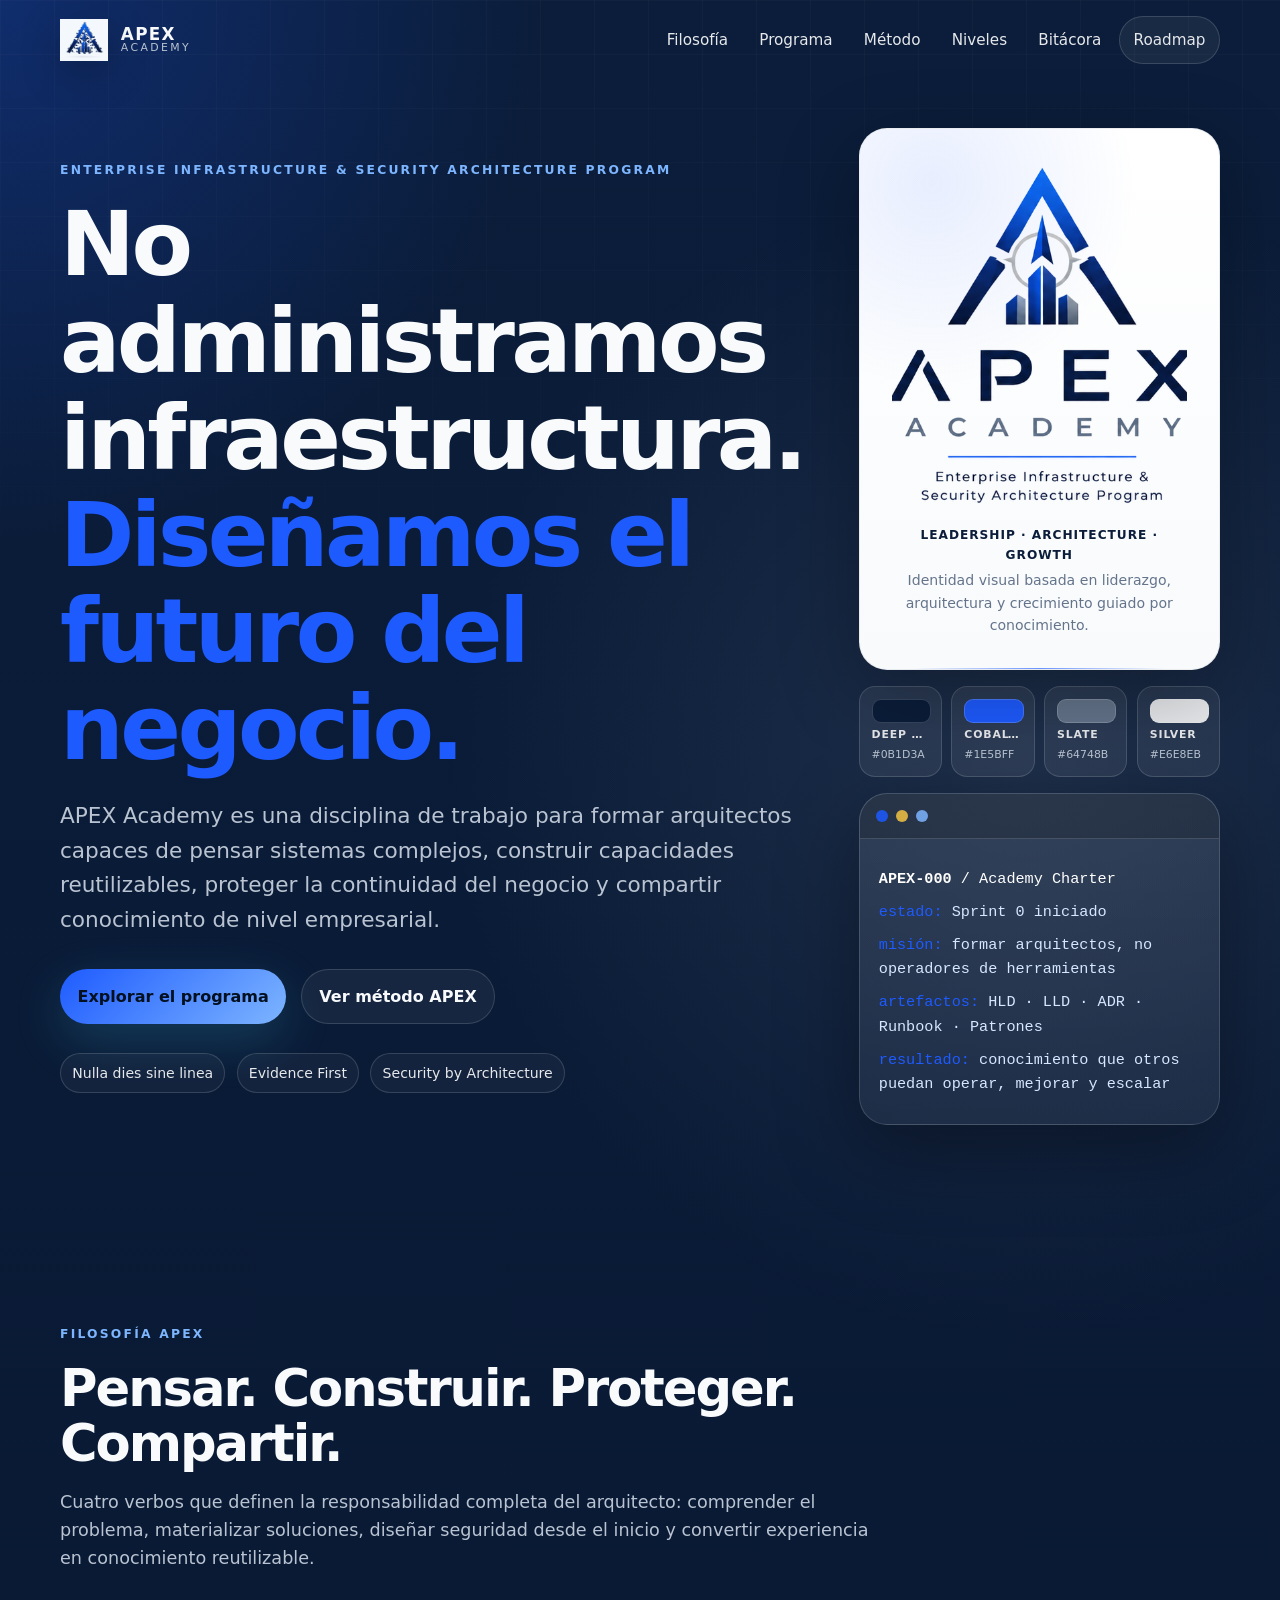
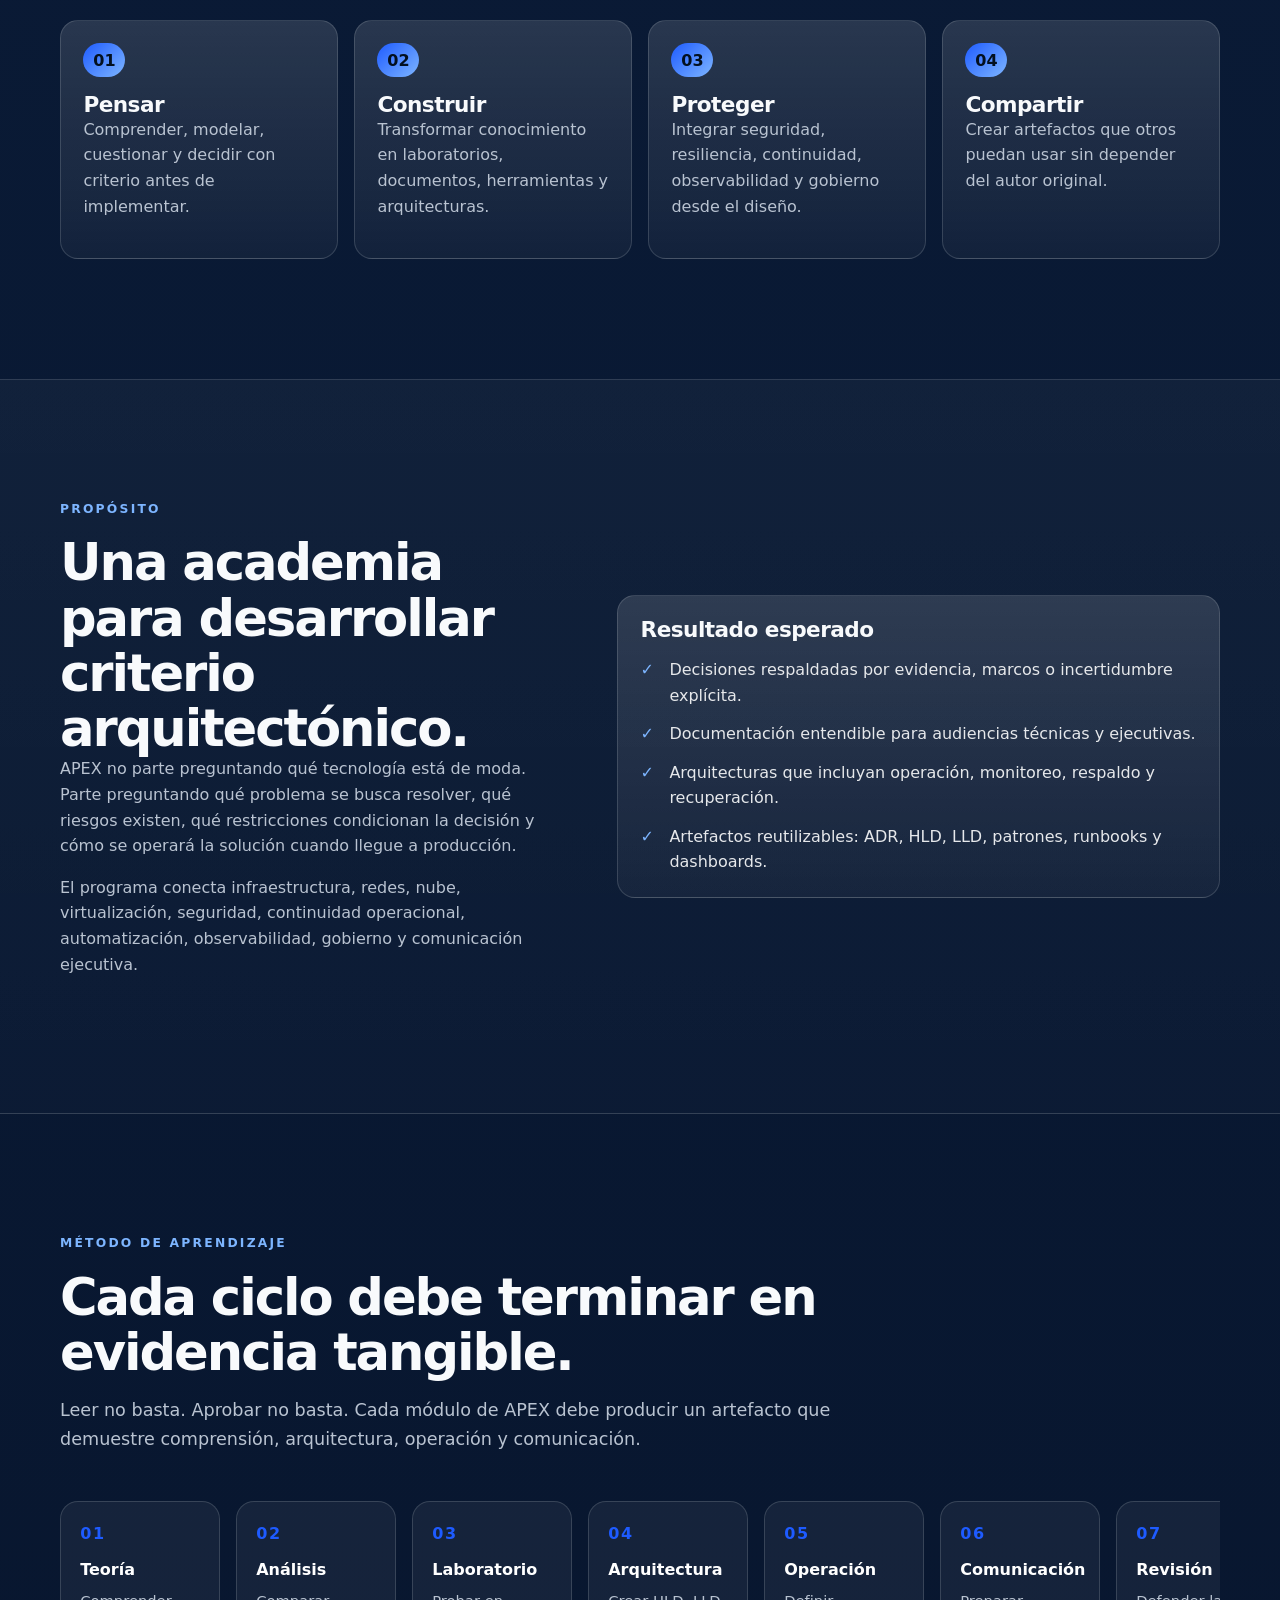
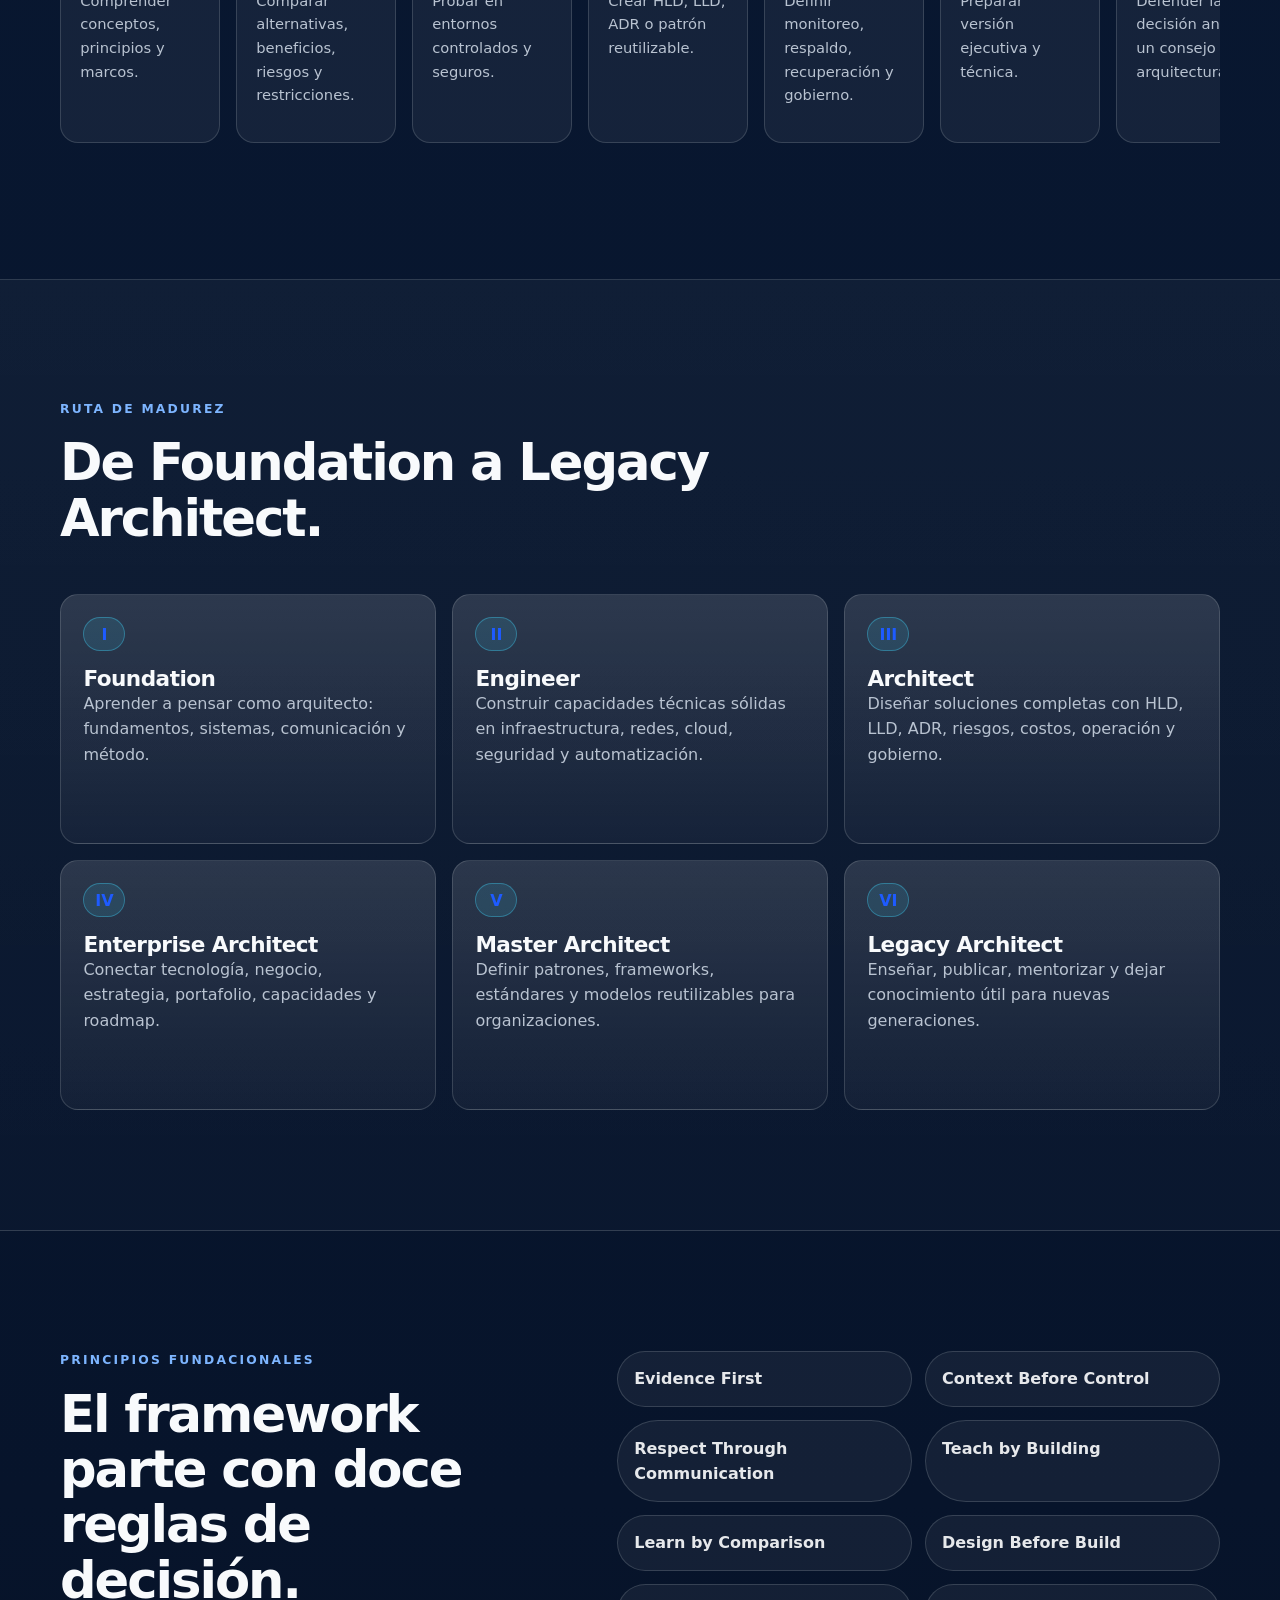
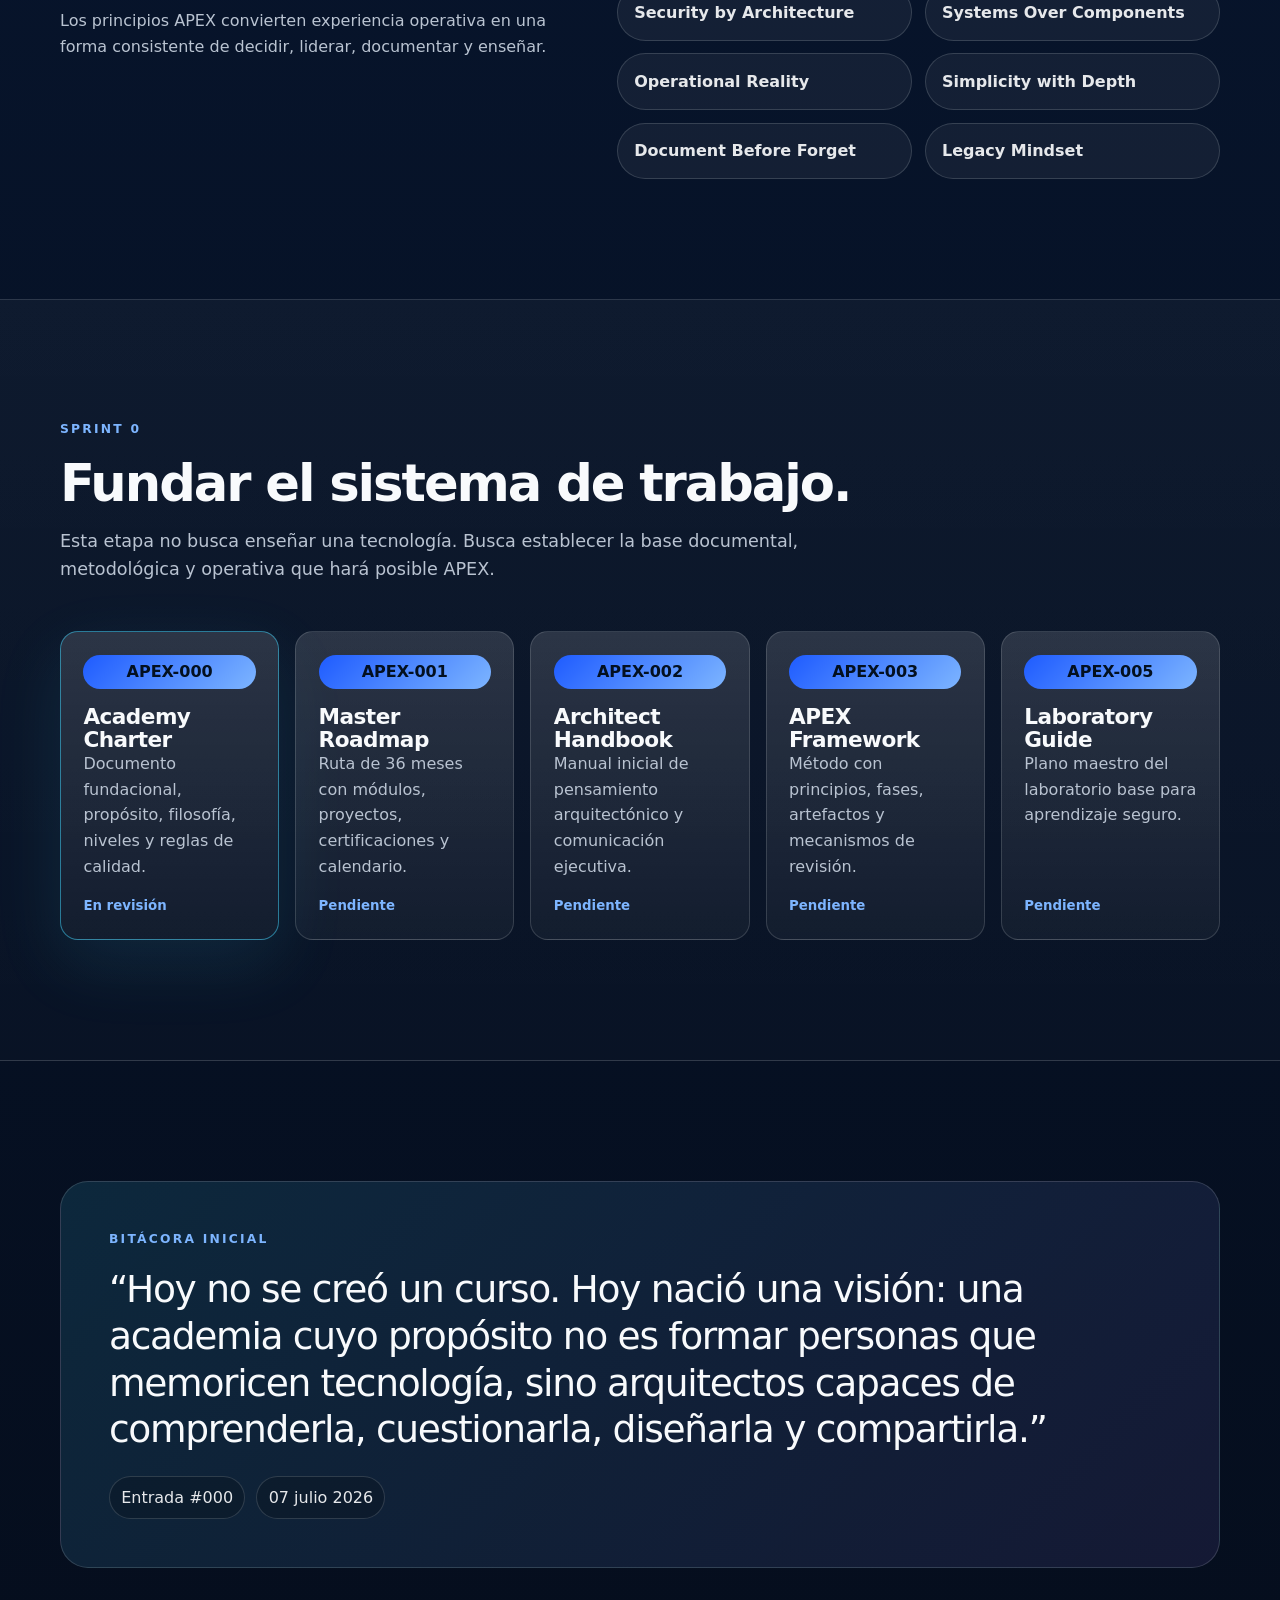
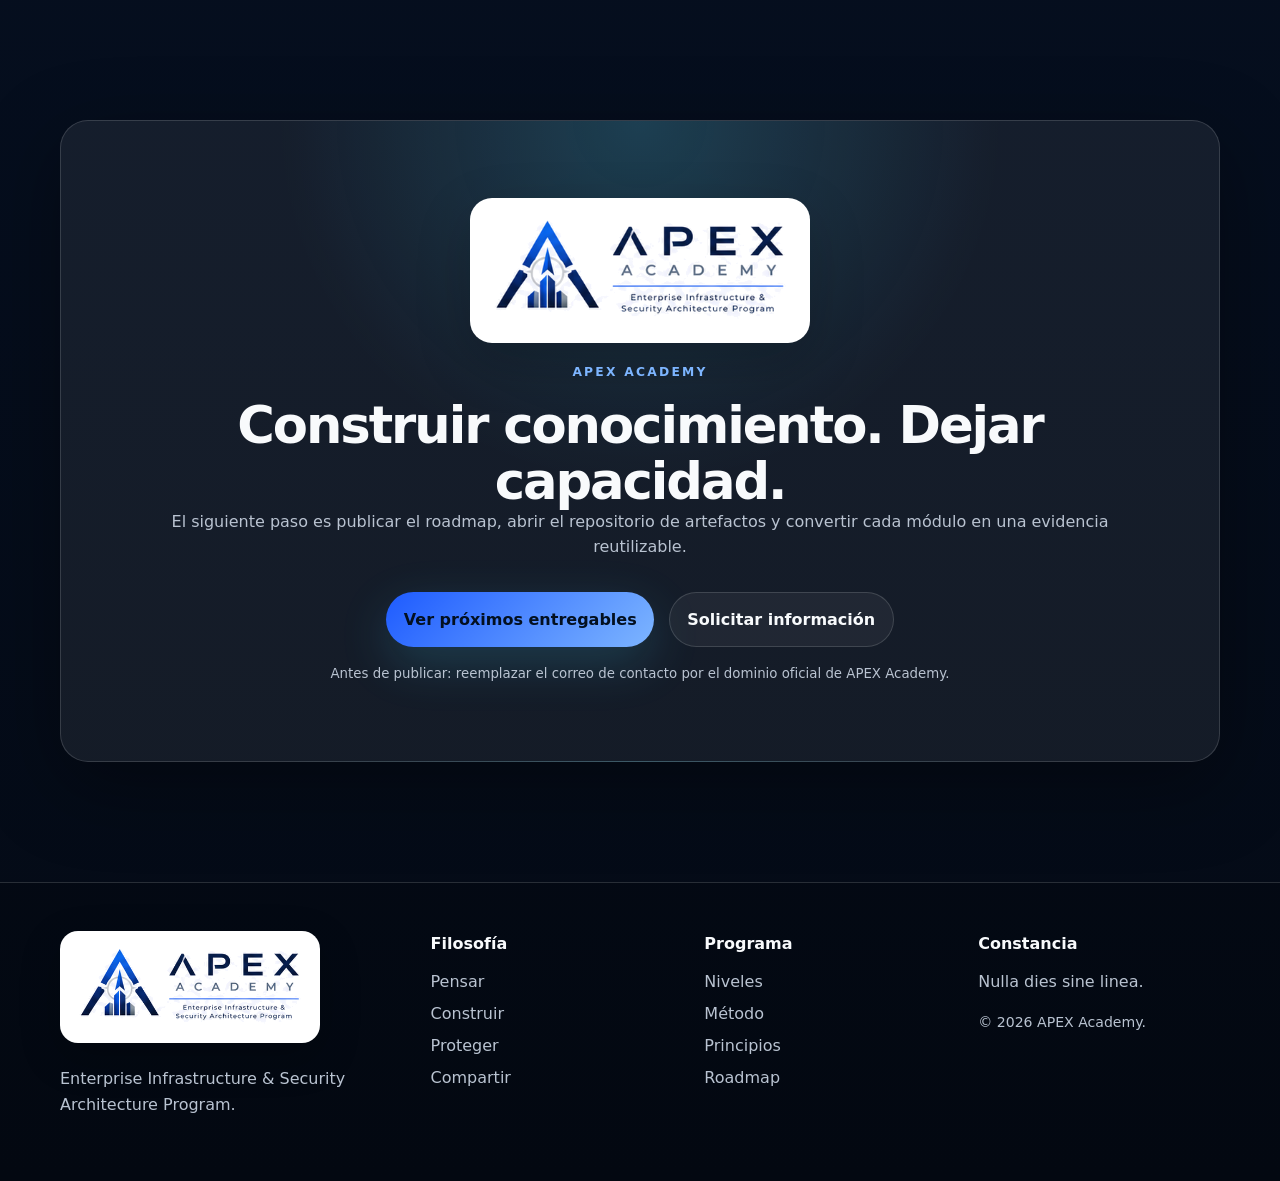
<file: index.html>
<!doctype html>
<html lang="es">
<head>
  <meta charset="utf-8" />
  <meta name="viewport" content="width=device-width, initial-scale=1" />
  <title>APEX Academy | Enterprise Infrastructure & Security Architecture</title>
  <meta name="description" content="APEX Academy es un programa de arquitectura empresarial de infraestructura y seguridad. Pensar, construir, proteger y compartir conocimiento de nivel empresarial." />
  <meta name="author" content="APEX Academy" />
  <meta name="theme-color" content="#0B1D3A" />
  <meta property="og:title" content="APEX Academy" />
  <meta property="og:description" content="No administramos infraestructura. Diseñamos el futuro del negocio." />
  <meta property="og:type" content="website" />
  <meta property="og:image" content="assets/apex-og.png" />
  <link rel="icon" type="image/png" href="assets/favicon.png" />
  <link rel="stylesheet" href="assets/styles.css" />
  <script type="application/ld+json">
  {
    "@context": "https://schema.org",
    "@type": "EducationalOrganization",
    "name": "APEX Academy",
    "description": "Enterprise Infrastructure & Security Architecture Program",
    "slogan": "No administramos infraestructura. Diseñamos el futuro del negocio.",
    "founder": { "@type": "Person", "name": "Juan Amar" },
    "knowsAbout": ["Enterprise Architecture", "Infrastructure Architecture", "Security Architecture", "Cloud", "Networking", "Resilience", "Observability", "Governance"]
  }
  </script>
</head>
<body>
  <a class="skip-link" href="#contenido">Saltar al contenido</a>

  <header class="site-header" data-header>
    <div class="container nav-shell">
      <a class="brand" href="#inicio" aria-label="APEX Academy inicio">
        <img src="assets/logo-apex-icon.png" alt="APEX Academy" class="brand-mark" />
        <span class="brand-text">
          <strong>APEX</strong>
          <small>Academy</small>
        </span>
      </a>

      <button class="nav-toggle" type="button" aria-expanded="false" aria-controls="nav-menu" data-nav-toggle>
        <span></span><span></span><span></span>
        <span class="sr-only">Abrir menú</span>
      </button>

      <nav id="nav-menu" class="main-nav" data-nav-menu>
        <a href="#filosofia">Filosofía</a>
        <a href="#programa">Programa</a>
        <a href="#metodo">Método</a>
        <a href="#niveles">Niveles</a>
        <a href="#bitacora">Bitácora</a>
        <a class="nav-cta" href="#roadmap">Roadmap</a>
      </nav>
    </div>
  </header>

  <main id="contenido">
    <section id="inicio" class="hero section-grid">
      <div class="container hero-grid">
        <div class="hero-copy reveal">
          <p class="eyebrow">Enterprise Infrastructure & Security Architecture Program</p>
          <h1>No administramos infraestructura. <span>Diseñamos el futuro del negocio.</span></h1>
          <p class="hero-lead">APEX Academy es una disciplina de trabajo para formar arquitectos capaces de pensar sistemas complejos, construir capacidades reutilizables, proteger la continuidad del negocio y compartir conocimiento de nivel empresarial.</p>
          <div class="hero-actions">
            <a class="button button-primary" href="#programa">Explorar el programa</a>
            <a class="button button-ghost" href="#metodo">Ver método APEX</a>
          </div>
          <div class="hero-proof" aria-label="Principios de APEX">
            <span>Nulla dies sine linea</span>
            <span>Evidence First</span>
            <span>Security by Architecture</span>
          </div>
        </div>

        <aside class="hero-card reveal" aria-label="Identidad APEX Academy">
          <div class="logo-card">
            <img src="assets/logo-apex-main.png" alt="Logo APEX Academy" />
            <div class="logo-card-caption">
              <strong>Leadership · Architecture · Growth</strong>
              <span>Identidad visual basada en liderazgo, arquitectura y crecimiento guiado por conocimiento.</span>
            </div>
          </div>
          <div class="palette-strip" aria-label="Paleta de colores APEX Academy">
            <span style="--swatch:#0B1D3A"><b>Deep Navy</b><small>#0B1D3A</small></span>
            <span style="--swatch:#1E5BFF"><b>Cobalt Blue</b><small>#1E5BFF</small></span>
            <span style="--swatch:#64748B"><b>Slate</b><small>#64748B</small></span>
            <span style="--swatch:#E6E8EB"><b>Silver</b><small>#E6E8EB</small></span>
          </div>
          <div class="terminal-card">
            <div class="terminal-top"><span></span><span></span><span></span></div>
            <div class="terminal-body">
              <p class="code-line"><b>APEX-000</b> / Academy Charter</p>
              <p><span class="muted">estado:</span> Sprint 0 iniciado</p>
              <p><span class="muted">misión:</span> formar arquitectos, no operadores de herramientas</p>
              <p><span class="muted">artefactos:</span> HLD · LLD · ADR · Runbook · Patrones</p>
              <p><span class="muted">resultado:</span> conocimiento que otros puedan operar, mejorar y escalar</p>
            </div>
          </div>
        </aside>
      </div>
    </section>

    <section id="filosofia" class="section">
      <div class="container">
        <div class="section-heading reveal">
          <p class="eyebrow">Filosofía APEX</p>
          <h2>Pensar. Construir. Proteger. Compartir.</h2>
          <p>Cuatro verbos que definen la responsabilidad completa del arquitecto: comprender el problema, materializar soluciones, diseñar seguridad desde el inicio y convertir experiencia en conocimiento reutilizable.</p>
        </div>
        <div class="quad-grid">
          <article class="pillar reveal">
            <span class="pillar-number">01</span>
            <h3>Pensar</h3>
            <p>Comprender, modelar, cuestionar y decidir con criterio antes de implementar.</p>
          </article>
          <article class="pillar reveal">
            <span class="pillar-number">02</span>
            <h3>Construir</h3>
            <p>Transformar conocimiento en laboratorios, documentos, herramientas y arquitecturas.</p>
          </article>
          <article class="pillar reveal">
            <span class="pillar-number">03</span>
            <h3>Proteger</h3>
            <p>Integrar seguridad, resiliencia, continuidad, observabilidad y gobierno desde el diseño.</p>
          </article>
          <article class="pillar reveal">
            <span class="pillar-number">04</span>
            <h3>Compartir</h3>
            <p>Crear artefactos que otros puedan usar sin depender del autor original.</p>
          </article>
        </div>
      </div>
    </section>

    <section id="programa" class="section section-alt">
      <div class="container split-grid">
        <div class="reveal">
          <p class="eyebrow">Propósito</p>
          <h2>Una academia para desarrollar criterio arquitectónico.</h2>
          <p>APEX no parte preguntando qué tecnología está de moda. Parte preguntando qué problema se busca resolver, qué riesgos existen, qué restricciones condicionan la decisión y cómo se operará la solución cuando llegue a producción.</p>
          <p>El programa conecta infraestructura, redes, nube, virtualización, seguridad, continuidad operacional, automatización, observabilidad, gobierno y comunicación ejecutiva.</p>
        </div>
        <div class="program-card reveal">
          <h3>Resultado esperado</h3>
          <ul class="check-list">
            <li>Decisiones respaldadas por evidencia, marcos o incertidumbre explícita.</li>
            <li>Documentación entendible para audiencias técnicas y ejecutivas.</li>
            <li>Arquitecturas que incluyan operación, monitoreo, respaldo y recuperación.</li>
            <li>Artefactos reutilizables: ADR, HLD, LLD, patrones, runbooks y dashboards.</li>
          </ul>
        </div>
      </div>
    </section>

    <section id="metodo" class="section">
      <div class="container">
        <div class="section-heading reveal">
          <p class="eyebrow">Método de aprendizaje</p>
          <h2>Cada ciclo debe terminar en evidencia tangible.</h2>
          <p>Leer no basta. Aprobar no basta. Cada módulo de APEX debe producir un artefacto que demuestre comprensión, arquitectura, operación y comunicación.</p>
        </div>
        <div class="method-timeline reveal">
          <div><span>01</span><strong>Teoría</strong><p>Comprender conceptos, principios y marcos.</p></div>
          <div><span>02</span><strong>Análisis</strong><p>Comparar alternativas, beneficios, riesgos y restricciones.</p></div>
          <div><span>03</span><strong>Laboratorio</strong><p>Probar en entornos controlados y seguros.</p></div>
          <div><span>04</span><strong>Arquitectura</strong><p>Crear HLD, LLD, ADR o patrón reutilizable.</p></div>
          <div><span>05</span><strong>Operación</strong><p>Definir monitoreo, respaldo, recuperación y gobierno.</p></div>
          <div><span>06</span><strong>Comunicación</strong><p>Preparar versión ejecutiva y técnica.</p></div>
          <div><span>07</span><strong>Revisión</strong><p>Defender la decisión ante un consejo de arquitectura.</p></div>
        </div>
      </div>
    </section>

    <section id="niveles" class="section section-alt">
      <div class="container">
        <div class="section-heading reveal">
          <p class="eyebrow">Ruta de madurez</p>
          <h2>De Foundation a Legacy Architect.</h2>
        </div>
        <div class="levels-grid">
          <article class="level-card reveal"><span>I</span><h3>Foundation</h3><p>Aprender a pensar como arquitecto: fundamentos, sistemas, comunicación y método.</p></article>
          <article class="level-card reveal"><span>II</span><h3>Engineer</h3><p>Construir capacidades técnicas sólidas en infraestructura, redes, cloud, seguridad y automatización.</p></article>
          <article class="level-card reveal"><span>III</span><h3>Architect</h3><p>Diseñar soluciones completas con HLD, LLD, ADR, riesgos, costos, operación y gobierno.</p></article>
          <article class="level-card reveal"><span>IV</span><h3>Enterprise Architect</h3><p>Conectar tecnología, negocio, estrategia, portafolio, capacidades y roadmap.</p></article>
          <article class="level-card reveal"><span>V</span><h3>Master Architect</h3><p>Definir patrones, frameworks, estándares y modelos reutilizables para organizaciones.</p></article>
          <article class="level-card reveal"><span>VI</span><h3>Legacy Architect</h3><p>Enseñar, publicar, mentorizar y dejar conocimiento útil para nuevas generaciones.</p></article>
        </div>
      </div>
    </section>

    <section id="principios" class="section">
      <div class="container split-grid align-start">
        <div class="reveal sticky-copy">
          <p class="eyebrow">Principios fundacionales</p>
          <h2>El framework parte con doce reglas de decisión.</h2>
          <p>Los principios APEX convierten experiencia operativa en una forma consistente de decidir, liderar, documentar y enseñar.</p>
        </div>
        <div class="principles-list reveal">
          <span>Evidence First</span>
          <span>Context Before Control</span>
          <span>Respect Through Communication</span>
          <span>Teach by Building</span>
          <span>Learn by Comparison</span>
          <span>Design Before Build</span>
          <span>Security by Architecture</span>
          <span>Systems Over Components</span>
          <span>Operational Reality</span>
          <span>Simplicity with Depth</span>
          <span>Document Before Forget</span>
          <span>Legacy Mindset</span>
        </div>
      </div>
    </section>

    <section id="roadmap" class="section section-alt">
      <div class="container">
        <div class="section-heading reveal">
          <p class="eyebrow">Sprint 0</p>
          <h2>Fundar el sistema de trabajo.</h2>
          <p>Esta etapa no busca enseñar una tecnología. Busca establecer la base documental, metodológica y operativa que hará posible APEX.</p>
        </div>
        <div class="roadmap-grid">
          <article class="roadmap-card active reveal"><span>APEX-000</span><h3>Academy Charter</h3><p>Documento fundacional, propósito, filosofía, niveles y reglas de calidad.</p><small>En revisión</small></article>
          <article class="roadmap-card reveal"><span>APEX-001</span><h3>Master Roadmap</h3><p>Ruta de 36 meses con módulos, proyectos, certificaciones y calendario.</p><small>Pendiente</small></article>
          <article class="roadmap-card reveal"><span>APEX-002</span><h3>Architect Handbook</h3><p>Manual inicial de pensamiento arquitectónico y comunicación ejecutiva.</p><small>Pendiente</small></article>
          <article class="roadmap-card reveal"><span>APEX-003</span><h3>APEX Framework</h3><p>Método con principios, fases, artefactos y mecanismos de revisión.</p><small>Pendiente</small></article>
          <article class="roadmap-card reveal"><span>APEX-005</span><h3>Laboratory Guide</h3><p>Plano maestro del laboratorio base para aprendizaje seguro.</p><small>Pendiente</small></article>
        </div>
      </div>
    </section>

    <section id="bitacora" class="section">
      <div class="container journal reveal">
        <p class="eyebrow">Bitácora inicial</p>
        <blockquote>
          “Hoy no se creó un curso. Hoy nació una visión: una academia cuyo propósito no es formar personas que memoricen tecnología, sino arquitectos capaces de comprenderla, cuestionarla, diseñarla y compartirla.”
        </blockquote>
        <div class="journal-meta">
          <span>Entrada #000</span>
          <span>07 julio 2026</span>
        </div>
      </div>
    </section>

    <section id="contacto" class="section cta-section">
      <div class="container cta-box reveal">
        <img src="assets/logo-apex-primary.png" alt="APEX Academy" class="cta-logo" />
        <p class="eyebrow">APEX Academy</p>
        <h2>Construir conocimiento. Dejar capacidad.</h2>
        <p>El siguiente paso es publicar el roadmap, abrir el repositorio de artefactos y convertir cada módulo en una evidencia reutilizable.</p>
        <div class="hero-actions">
          <a class="button button-primary" href="#roadmap">Ver próximos entregables</a>
          <a class="button button-ghost" href="mailto:contacto@apexacademy.local?subject=Contacto%20APEX%20Academy" data-mail-placeholder>Solicitar información</a>
        </div>
        <small class="contact-note">Antes de publicar: reemplazar el correo de contacto por el dominio oficial de APEX Academy.</small>
      </div>
    </section>
  </main>

  <footer class="site-footer">
    <div class="container footer-grid">
      <div>
        <img src="assets/logo-apex-primary.png" alt="APEX Academy" class="footer-logo" />
        <p>Enterprise Infrastructure & Security Architecture Program.</p>
      </div>
      <div>
        <strong>Filosofía</strong>
        <a href="#filosofia">Pensar</a>
        <a href="#filosofia">Construir</a>
        <a href="#filosofia">Proteger</a>
        <a href="#filosofia">Compartir</a>
      </div>
      <div>
        <strong>Programa</strong>
        <a href="#niveles">Niveles</a>
        <a href="#metodo">Método</a>
        <a href="#principios">Principios</a>
        <a href="#roadmap">Roadmap</a>
      </div>
      <div>
        <strong>Constancia</strong>
        <p>Nulla dies sine linea.</p>
        <p class="copyright">© <span data-year></span> APEX Academy.</p>
      </div>
    </div>
  </footer>

  <script src="assets/script.js"></script>
</body>
</html>
</file>
<file: assets/styles.css>
:root {
  --bg: #0B1D3A;
  --bg-2: #07142B;
  --panel: rgba(255, 255, 255, 0.08);
  --panel-strong: rgba(255, 255, 255, 0.13);
  --line: rgba(230, 232, 235, 0.16);
  --text: #F8FAFC;
  --muted: #B9C3D1;
  --soft: #E6E8EB;
  --accent: #1E5BFF;
  --accent-2: #64748B;
  --accent-3: #7DB5FF;
  --danger: #F4C542;
  --shadow: 0 24px 80px rgba(0, 0, 0, 0.35);
  --radius: 28px;
  --radius-sm: 18px;
  --container: 1160px;
}

* { box-sizing: border-box; }
html { scroll-behavior: smooth; }
body {
  margin: 0;
  font-family: Inter, ui-sans-serif, system-ui, -apple-system, BlinkMacSystemFont, "Segoe UI", sans-serif;
  color: var(--text);
  background:
    radial-gradient(circle at top left, rgba(30, 91, 255, 0.26), transparent 34rem),
    radial-gradient(circle at 80% 10%, rgba(100, 116, 139, 0.22), transparent 36rem),
    linear-gradient(180deg, var(--bg), #07142B 62%, #040A15);
  line-height: 1.6;
  overflow-x: hidden;
}

body::before {
  content: "";
  position: fixed;
  inset: 0;
  pointer-events: none;
  background-image:
    linear-gradient(rgba(255,255,255,0.035) 1px, transparent 1px),
    linear-gradient(90deg, rgba(255,255,255,0.035) 1px, transparent 1px);
  background-size: 54px 54px;
  mask-image: linear-gradient(to bottom, rgba(0,0,0,0.7), transparent 78%);
}

a { color: inherit; text-decoration: none; }
p { color: var(--muted); margin: 0 0 1rem; }
h1, h2, h3 { margin: 0; line-height: 1.08; letter-spacing: -0.04em; }
h1 { font-size: clamp(3rem, 7vw, 6.9rem); max-width: 980px; }
h1 span, h2 span { color: var(--accent); }
h2 { font-size: clamp(2.2rem, 4vw, 4.6rem); }
h3 { font-size: 1.35rem; letter-spacing: -0.025em; }

.container { width: min(100% - 40px, var(--container)); margin: 0 auto; }
.skip-link { position: absolute; top: -100px; left: 1rem; background: var(--accent); color: #00101a; padding: 0.7rem 1rem; border-radius: 999px; z-index: 1000; }
.skip-link:focus { top: 1rem; }
.sr-only { position: absolute; width: 1px; height: 1px; margin: -1px; overflow: hidden; clip: rect(0,0,0,0); }

.site-header {
  position: fixed;
  top: 0;
  left: 0;
  right: 0;
  z-index: 100;
  transition: background 0.25s ease, border-color 0.25s ease, backdrop-filter 0.25s ease;
  border-bottom: 1px solid transparent;
}
.site-header.is-scrolled { background: rgba(7, 17, 31, 0.78); backdrop-filter: blur(18px); border-color: var(--line); }
.nav-shell { display: flex; align-items: center; justify-content: space-between; padding: 1rem 0; }
.brand { display: flex; align-items: center; gap: 0.8rem; }
.brand-mark { width: 48px; height: 48px; object-fit: contain; filter: drop-shadow(0 12px 18px rgba(0,0,0,0.25)); }
.brand-text { display: grid; line-height: 1; }
.brand-text strong { font-size: 1.05rem; letter-spacing: 0.08em; }
.brand-text small { color: var(--muted); letter-spacing: 0.22em; text-transform: uppercase; font-size: 0.68rem; }
.main-nav { display: flex; align-items: center; gap: 0.25rem; }
.main-nav a { color: var(--soft); padding: 0.65rem 0.85rem; border-radius: 999px; font-size: 0.95rem; transition: 0.2s ease; }
.main-nav a:hover { background: rgba(255,255,255,0.08); color: white; }
.nav-cta { border: 1px solid var(--line); background: rgba(255,255,255,0.06); }
.nav-toggle { display: none; width: 42px; height: 42px; border: 1px solid var(--line); background: rgba(255,255,255,0.06); border-radius: 14px; padding: 0.6rem; }
.nav-toggle span:not(.sr-only) { display: block; height: 2px; background: var(--text); margin: 5px 0; border-radius: 999px; }

.section { padding: 7.5rem 0; position: relative; }
.section-alt { background: linear-gradient(180deg, rgba(255,255,255,0.035), rgba(255,255,255,0.015)); border-block: 1px solid var(--line); }
.hero { min-height: 100vh; display: grid; align-items: center; padding: 8rem 0 5rem; }
.hero-grid { display: grid; grid-template-columns: minmax(0, 1.35fr) minmax(320px, 0.65fr); gap: 3rem; align-items: center; }
.eyebrow { color: var(--accent-3); text-transform: uppercase; letter-spacing: 0.18em; font-weight: 800; font-size: 0.77rem; margin-bottom: 1rem; }
.hero-lead { font-size: clamp(1.1rem, 2vw, 1.35rem); max-width: 760px; margin-top: 1.4rem; }
.hero-actions { display: flex; flex-wrap: wrap; gap: 0.9rem; margin-top: 2rem; }
.button { display: inline-flex; align-items: center; justify-content: center; min-height: 48px; padding: 0.85rem 1.1rem; border-radius: 999px; font-weight: 800; transition: transform 0.2s ease, background 0.2s ease, border-color 0.2s ease; }
.button:hover { transform: translateY(-2px); }
.button-primary { color: #031020; background: linear-gradient(135deg, var(--accent), var(--accent-3)); box-shadow: 0 16px 50px rgba(64, 216, 255, 0.18); }
.button-ghost { border: 1px solid var(--line); background: rgba(255,255,255,0.05); color: var(--text); }
.hero-proof { display: flex; flex-wrap: wrap; gap: 0.7rem; margin-top: 1.8rem; }
.hero-proof span { color: var(--soft); border: 1px solid var(--line); border-radius: 999px; padding: 0.48rem 0.7rem; background: rgba(255,255,255,0.04); font-size: 0.88rem; }


.logo-card {
  border: 1px solid rgba(230,232,235,0.82);
  background:
    radial-gradient(circle at 20% 10%, rgba(30,91,255,0.10), transparent 36%),
    linear-gradient(180deg, #ffffff, #f8fafc);
  border-radius: var(--radius);
  box-shadow: 0 24px 80px rgba(0, 0, 0, 0.28);
  padding: clamp(1.2rem, 3vw, 2rem);
  margin-bottom: 1rem;
  text-align: center;
  position: relative;
  overflow: hidden;
}
.logo-card::after {
  content: "";
  position: absolute;
  inset: auto 15% 0;
  height: 1px;
  background: linear-gradient(90deg, transparent, rgba(30,91,255,0.65), transparent);
}
.logo-card img {
  width: min(100%, 390px);
  height: auto;
  display: block;
  margin: 0 auto;
}
.logo-card-caption {
  margin-top: 1rem;
  display: grid;
  gap: 0.25rem;
}
.logo-card-caption strong {
  color: #0B1D3A;
  letter-spacing: 0.08em;
  text-transform: uppercase;
  font-size: 0.76rem;
}
.logo-card-caption span {
  color: #64748B;
  font-size: 0.88rem;
}
.palette-strip {
  display: grid;
  grid-template-columns: repeat(4, 1fr);
  gap: 0.6rem;
  margin-bottom: 1rem;
}
.palette-strip span {
  border: 1px solid var(--line);
  border-radius: 16px;
  background: rgba(255,255,255,0.07);
  padding: 0.75rem;
  display: grid;
  gap: 0.2rem;
  color: var(--soft);
  min-width: 0;
}
.palette-strip span::before {
  content: "";
  width: 100%;
  height: 22px;
  border-radius: 9px;
  background: var(--swatch);
  border: 1px solid rgba(255,255,255,0.18);
}
.palette-strip b {
  font-size: 0.68rem;
  letter-spacing: 0.08em;
  text-transform: uppercase;
  white-space: nowrap;
  overflow: hidden;
  text-overflow: ellipsis;
}
.palette-strip small {
  color: var(--muted);
  font-size: 0.68rem;
}

.terminal-card { border: 1px solid var(--line); background: linear-gradient(180deg, rgba(255,255,255,0.10), rgba(255,255,255,0.055)); border-radius: var(--radius); box-shadow: var(--shadow); overflow: hidden; }
.terminal-top { display: flex; gap: 0.5rem; padding: 1rem; border-bottom: 1px solid var(--line); background: rgba(0,0,0,0.18); }
.terminal-top span { width: 12px; height: 12px; border-radius: 999px; background: var(--accent); opacity: 0.85; }
.terminal-top span:nth-child(2) { background: var(--danger); }
.terminal-top span:nth-child(3) { background: var(--accent-3); }
.terminal-body { padding: 1.2rem; font-family: "SFMono-Regular", Consolas, monospace; font-size: 0.95rem; }
.terminal-body p { margin: 0.55rem 0; color: #d7e7ff; }
.terminal-body .muted { color: var(--accent); }
.code-line { color: white !important; }

.section-heading { max-width: 820px; margin-bottom: 3rem; }
.section-heading p:not(.eyebrow) { font-size: 1.1rem; margin-top: 1rem; }
.quad-grid { display: grid; grid-template-columns: repeat(4, 1fr); gap: 1rem; }
.pillar, .program-card, .level-card, .roadmap-card {
  border: 1px solid var(--line);
  background: linear-gradient(180deg, var(--panel-strong), rgba(255,255,255,0.04));
  border-radius: var(--radius-sm);
  padding: 1.4rem;
  min-height: 220px;
  transition: transform 0.2s ease, border-color 0.2s ease, background 0.2s ease;
}
.pillar:hover, .level-card:hover, .roadmap-card:hover { transform: translateY(-4px); border-color: rgba(64,216,255,0.45); background: rgba(255,255,255,0.10); }
.pillar-number, .level-card span, .roadmap-card span { display: inline-flex; align-items: center; justify-content: center; min-width: 42px; height: 34px; border-radius: 999px; color: #031020; background: linear-gradient(135deg, var(--accent), var(--accent-3)); font-weight: 900; margin-bottom: 1rem; }

.split-grid { display: grid; grid-template-columns: 0.9fr 1.1fr; gap: 4rem; align-items: center; }
.align-start { align-items: start; }
.program-card { min-height: auto; }
.check-list { list-style: none; padding: 0; margin: 1rem 0 0; display: grid; gap: 0.8rem; }
.check-list li { color: var(--soft); position: relative; padding-left: 1.8rem; }
.check-list li::before { content: "✓"; position: absolute; left: 0; color: var(--accent-3); font-weight: 900; }

.method-timeline { display: grid; grid-template-columns: repeat(7, minmax(160px, 1fr)); gap: 1rem; overflow-x: auto; padding-bottom: 1rem; }
.method-timeline div { min-height: 210px; border: 1px solid var(--line); background: rgba(255,255,255,0.055); border-radius: var(--radius-sm); padding: 1.2rem; }
.method-timeline span { color: var(--accent); font-weight: 900; letter-spacing: 0.1em; }
.method-timeline strong { display: block; margin: 0.65rem 0 0.4rem; color: white; }
.method-timeline p { font-size: 0.92rem; }

.levels-grid { display: grid; grid-template-columns: repeat(3, 1fr); gap: 1rem; }
.level-card { min-height: 250px; }
.level-card span { background: rgba(64,216,255,0.12); color: var(--accent); border: 1px solid rgba(64,216,255,0.35); }
.sticky-copy { position: sticky; top: 7rem; }
.principles-list { display: grid; grid-template-columns: repeat(2, minmax(0, 1fr)); gap: 0.8rem; }
.principles-list span { border: 1px solid var(--line); border-radius: 999px; padding: 0.9rem 1rem; background: rgba(255,255,255,0.055); color: var(--soft); font-weight: 700; }

.roadmap-grid { display: grid; grid-template-columns: repeat(5, 1fr); gap: 1rem; }
.roadmap-card { min-height: 255px; display: flex; flex-direction: column; }
.roadmap-card small { margin-top: auto; color: var(--accent-3); font-weight: 800; }
.roadmap-card.active { border-color: rgba(64,216,255,0.5); box-shadow: 0 24px 70px rgba(64, 216, 255, 0.10); }

.journal { border: 1px solid var(--line); border-radius: var(--radius); padding: clamp(1.5rem, 4vw, 3rem); background: linear-gradient(135deg, rgba(64,216,255,0.12), rgba(157,124,255,0.10)); }
.journal blockquote { margin: 0; font-size: clamp(1.35rem, 3vw, 2.35rem); line-height: 1.25; letter-spacing: -0.035em; }
.journal-meta { display: flex; gap: 0.7rem; flex-wrap: wrap; margin-top: 1.4rem; }
.journal-meta span { color: var(--soft); background: rgba(0,0,0,0.18); border: 1px solid var(--line); padding: 0.5rem 0.7rem; border-radius: 999px; }

.cta-section { padding-top: 2rem; }
.cta-box { text-align: center; border: 1px solid var(--line); border-radius: var(--radius); padding: clamp(2rem, 6vw, 5rem); background: radial-gradient(circle at top, rgba(64,216,255,0.18), transparent 42%), rgba(255,255,255,0.065); box-shadow: var(--shadow); }
.cta-box .hero-actions { justify-content: center; }
.contact-note { display: block; color: var(--muted); margin-top: 1rem; }

.site-footer { border-top: 1px solid var(--line); padding: 3rem 0; background: rgba(0,0,0,0.18); }
.footer-grid { display: grid; grid-template-columns: 1.4fr repeat(3, 1fr); gap: 2rem; }
.footer-logo {
  width: min(100%, 260px);
  margin-bottom: 1rem;
  background: white;
  border-radius: 18px;
  padding: 0.8rem;
  box-shadow: 0 14px 40px rgba(0,0,0,0.22);
}
.cta-logo {
  width: min(100%, 340px);
  display: block;
  margin: 0 auto 1.2rem;
  background: white;
  border-radius: 22px;
  padding: 1rem;
  box-shadow: 0 18px 55px rgba(0,0,0,0.20);
}
.site-footer strong { display: block; margin-bottom: 0.8rem; }
.site-footer a { display: block; color: var(--muted); margin: 0.4rem 0; }
.copyright { font-size: 0.88rem; }

.reveal { opacity: 0; transform: translateY(18px); transition: opacity 0.7s ease, transform 0.7s ease; }
.reveal.is-visible { opacity: 1; transform: translateY(0); }

@media (max-width: 1020px) {
  .hero-grid, .split-grid { grid-template-columns: 1fr; }
  .quad-grid, .levels-grid { grid-template-columns: repeat(2, 1fr); }
  .roadmap-grid { grid-template-columns: repeat(2, 1fr); }
  .footer-grid { grid-template-columns: repeat(2, 1fr); }
  
}

@media (max-width: 760px) {
  .palette-strip { grid-template-columns: repeat(2, 1fr); }
  .container { width: min(100% - 28px, var(--container)); }
  .nav-toggle { display: block; }
  .main-nav { position: fixed; top: 74px; left: 14px; right: 14px; display: none; flex-direction: column; align-items: stretch; padding: 0.8rem; background: rgba(7, 17, 31, 0.96); border: 1px solid var(--line); border-radius: 20px; box-shadow: var(--shadow); }
  .main-nav.is-open { display: flex; }
  .main-nav a { padding: 0.9rem 1rem; }
  .hero { min-height: auto; padding-top: 7rem; }
  .section { padding: 5rem 0; }
  .quad-grid, .levels-grid, .roadmap-grid, .principles-list, .footer-grid { grid-template-columns: 1fr; }
  .pillar, .level-card, .roadmap-card { min-height: auto; }
  .hero-actions { flex-direction: column; }
  .button { width: 100%; }
  h1 { font-size: clamp(2.8rem, 17vw, 4.2rem); }
}

@media (prefers-reduced-motion: reduce) {
  *, *::before, *::after { scroll-behavior: auto !important; transition: none !important; animation: none !important; }
  .reveal { opacity: 1; transform: none; }
}
</file>
